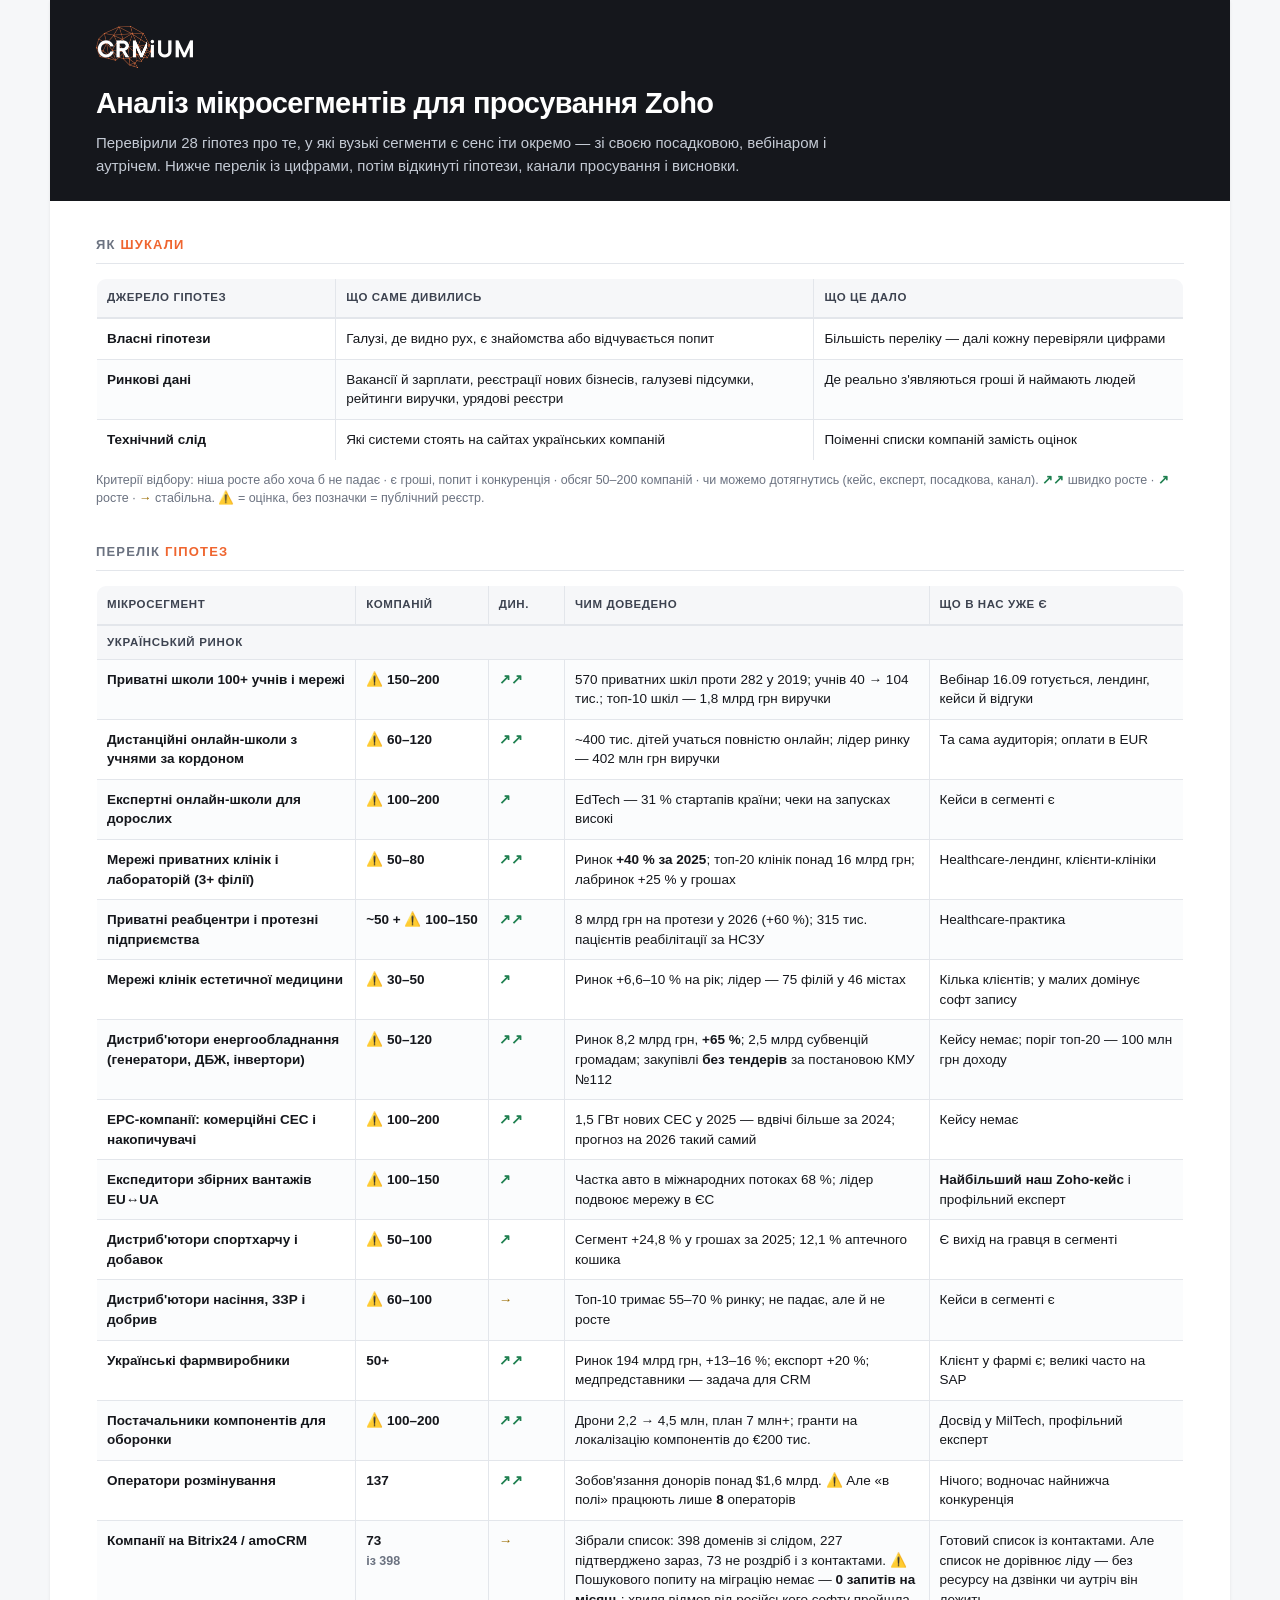
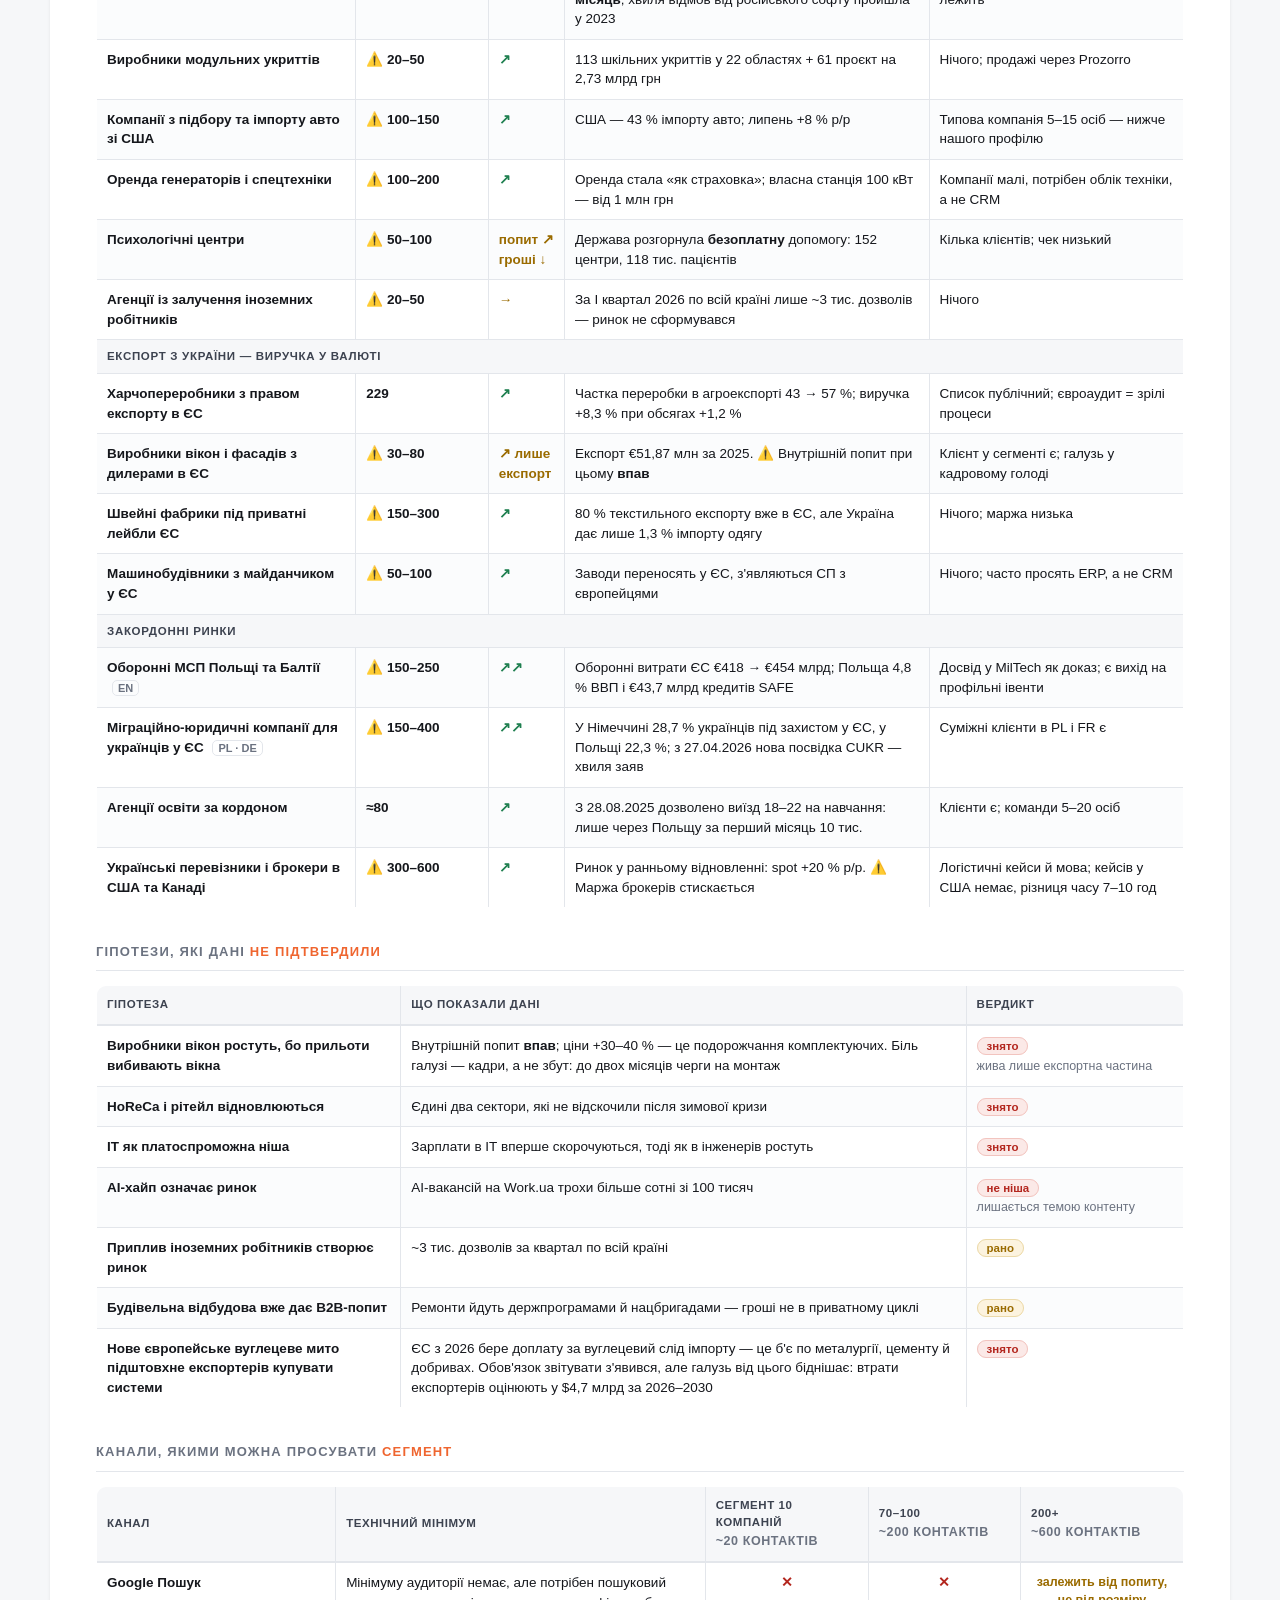
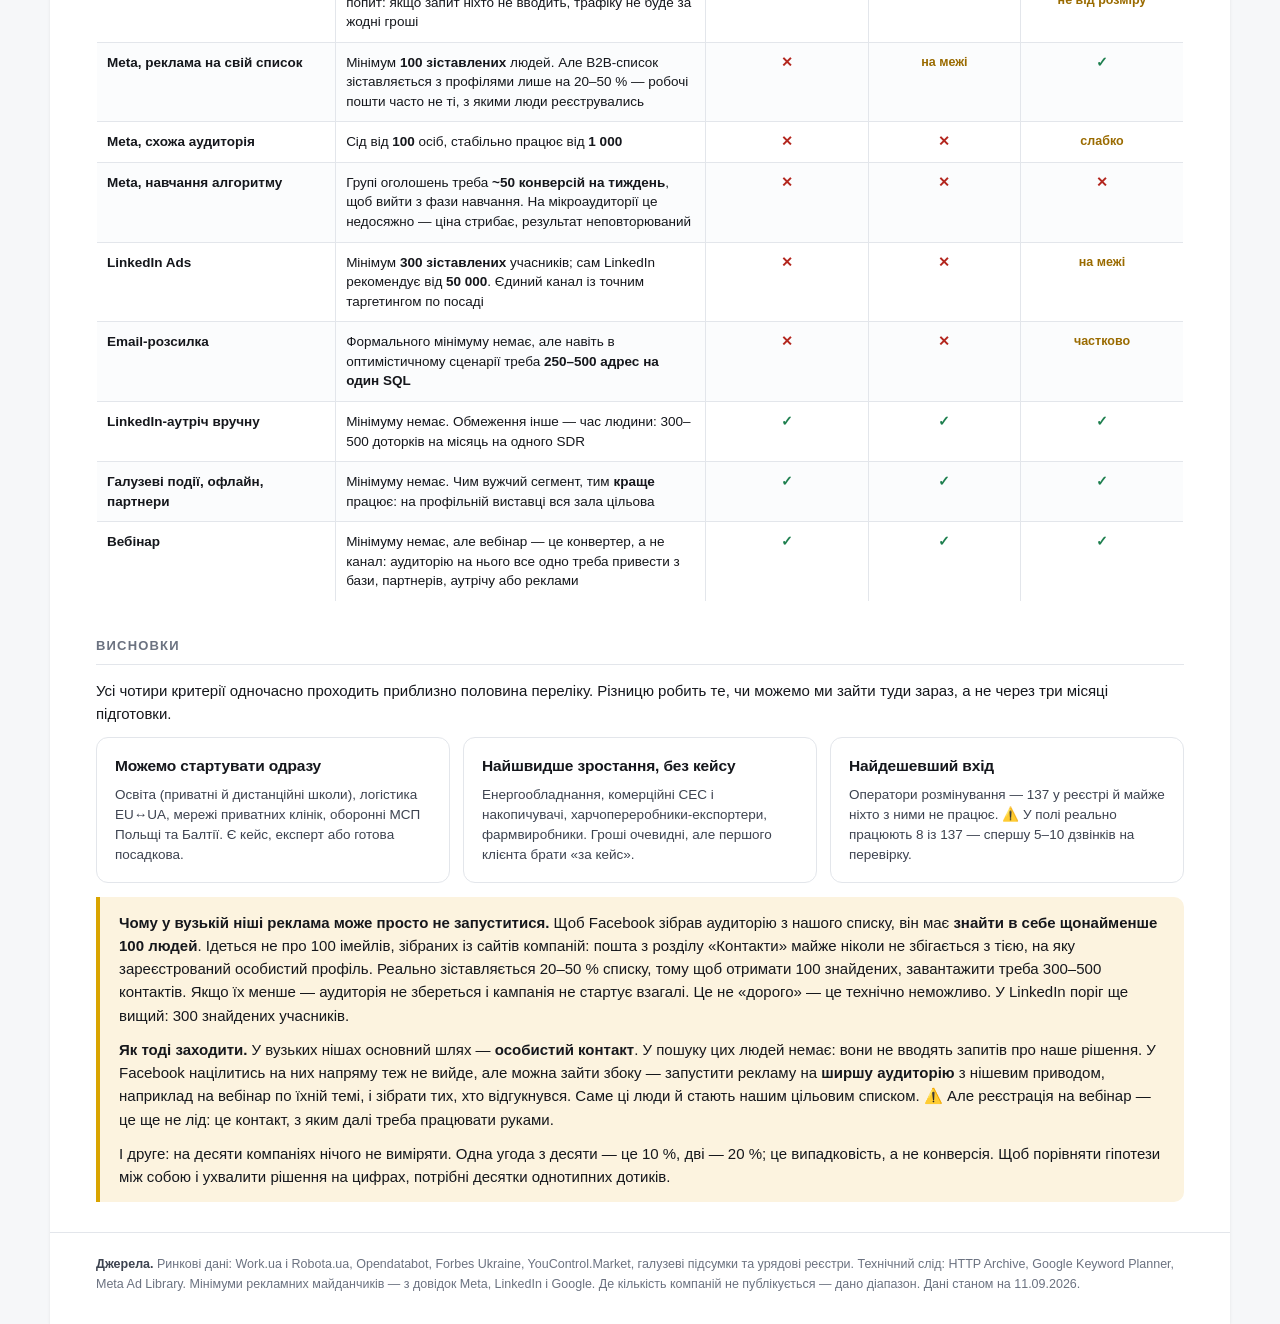
<file: niche-analysis/index.html>
<!doctype html>
<html lang="uk">
<head>
<meta charset="utf-8">
<meta name="viewport" content="width=device-width,initial-scale=1">
<title>Аналіз мікросегментів для просування Zoho — CRMiUM</title>
<style>
:root{
  --ink:#15171C; --ink-2:#3D4350; --dim:#6B7280; --line:#E3E6EB; --bg:#FFFFFF;
  --soft:#F6F7F9; --acc:#EF652F; --acc-soft:#FDEEE7;
  --ok:#1E7F4F; --ok-soft:#E8F5EE; --ok-line:#BFE2CE;
  --warn:#9A6B00; --warn-soft:#FCF3DF; --warn-line:#EBD9A8;
  --bad:#B3261E; --bad-soft:#FBE9E7; --bad-line:#F2C4BF;
}
*{box-sizing:border-box}
body{margin:0;background:var(--soft);color:var(--ink);
  font:15px/1.55 Inter,-apple-system,"Segoe UI",Roboto,Arial,sans-serif;
  -webkit-font-smoothing:antialiased}
.page{max-width:1180px;margin:0 auto;background:var(--bg);box-shadow:0 1px 3px rgba(21,23,28,.08)}
.pad{padding:0 46px}

header{background:var(--ink);color:#fff;padding:26px 46px 24px}
.logo{display:block;height:42px;width:auto;margin-bottom:18px}
h1{margin:0 0 10px;font-size:29px;line-height:1.2;font-weight:700;letter-spacing:-.02em}
.sub{font-size:15px;color:#C4CAD4;max-width:760px;margin:0;line-height:1.55}

h2{font-size:13px;letter-spacing:.09em;text-transform:uppercase;color:var(--dim);
  font-weight:700;margin:34px 0 14px;padding-bottom:8px;border-bottom:1px solid var(--line)}
h2 span{color:var(--acc)}
h3{font-size:15.5px;margin:0 0 7px;font-weight:650;letter-spacing:-.01em}
p{margin:0 0 11px}
small,.note{font-size:12.5px;color:var(--dim);line-height:1.5}
strong{font-weight:650}

.callout{background:var(--acc-soft);border-left:4px solid var(--acc);
  border-radius:0 10px 10px 0;padding:14px 19px;margin:0 0 12px}
.callout.warn{background:var(--warn-soft);border-color:#D9A400}
.callout p:last-child{margin-bottom:0}

.grid{display:grid;gap:13px}
.g3{grid-template-columns:repeat(3,1fr)}
.card{border:1px solid var(--line);border-radius:12px;padding:16px 18px;background:#fff}
.card p{font-size:13.5px;color:var(--ink-2);line-height:1.5;margin:0}
.card p b{color:var(--ink)}
.card table{border:0;margin:0}
.card table td{border-right:0}

table{width:100%;border-collapse:collapse;font-size:13.5px;margin:0 0 10px;
  border:1px solid var(--line);border-radius:10px;overflow:hidden}
th{text-align:left;font-size:11.5px;letter-spacing:.05em;text-transform:uppercase;
  color:var(--ink-2);font-weight:700;padding:10px;background:var(--soft);
  border-bottom:2px solid var(--line);border-right:1px solid var(--line)}
th:last-child{border-right:0}
td{padding:10px;border-bottom:1px solid var(--line);border-right:1px solid var(--line);
  vertical-align:top;line-height:1.45}
td:last-child{border-right:0}
tbody tr:last-child td{border-bottom:0}
tbody tr:nth-child(even):not(.head) td{background:#FBFCFD}
td.n{white-space:nowrap;font-variant-numeric:tabular-nums;font-weight:650}
td.c{text-align:center;font-weight:700}
.yes{color:var(--ok)}.no{color:var(--bad)}.mb{color:var(--warn);font-weight:650;font-size:12.5px}
.nm{font-weight:650}
.geo{font-size:11px;font-weight:700;color:var(--dim);border:1px solid var(--line);
  border-radius:5px;padding:1px 5px;margin-left:5px;white-space:nowrap}
.up{color:var(--ok);font-weight:700;white-space:nowrap}
.flat{color:var(--warn);font-weight:700;white-space:nowrap}
tr.head td{background:var(--soft);font-size:11.5px;letter-spacing:.06em;text-transform:uppercase;
  font-weight:700;color:var(--ink-2);padding:8px 10px}
.tag{font-size:11.5px;padding:2px 9px;border-radius:999px;background:var(--soft);
  border:1px solid var(--line);color:var(--ink-2);font-weight:600;white-space:nowrap}
.tag.w{background:var(--warn-soft);border-color:var(--warn-line);color:var(--warn)}
.tag.r{background:var(--bad-soft);border-color:var(--bad-line);color:var(--bad)}

ul.clean{margin:0;padding-left:0;list-style:none}
ul.num{counter-reset:n}
ul.num li{counter-increment:n;padding-left:27px;margin-bottom:10px;position:relative;line-height:1.5}
ul.num li::before{content:counter(n);color:#fff;background:var(--acc);width:19px;height:19px;
  border-radius:50%;font-size:11px;display:flex;align-items:center;justify-content:center;
  position:absolute;left:0;top:3px;font-weight:700}

footer{padding:22px 46px 30px;color:var(--dim);font-size:12.5px;line-height:1.55;
  border-top:1px solid var(--line);margin-top:30px}
footer b{color:var(--ink-2)}

@media (max-width:900px){
  .pad,header,footer{padding-left:22px;padding-right:22px}
  .g3{grid-template-columns:1fr}
  h1{font-size:23px}table{font-size:12.5px}
}
@media print{
  body{background:#fff}.page{box-shadow:none;max-width:none}
  h2{break-after:avoid}.card,.callout{break-inside:avoid}tr{break-inside:avoid}
}
</style>
</head>
<body>
<div class="page">

<header>
  <img class="logo" src="[data-uri]" alt="CRMiUM">
  <h1>Аналіз мікросегментів для просування Zoho</h1>
  <p class="sub">Перевірили 28 гіпотез про те, у які вузькі сегменти є сенс іти окремо — зі своєю
    посадковою, вебінаром і аутрічем. Нижче перелік із цифрами, потім відкинуті гіпотези,
    канали просування і висновки.</p>
</header>

<div class="pad">

<h2>Як <span>шукали</span></h2>
<table>
  <thead><tr><th style="width:22%">Джерело гіпотез</th><th style="width:44%">Що саме дивились</th><th style="width:34%">Що це дало</th></tr></thead>
  <tbody>
    <tr><td class="nm">Власні гіпотези</td>
      <td>Галузі, де видно рух, є знайомства або відчувається попит</td>
      <td>Більшість переліку — далі кожну перевіряли цифрами</td></tr>
    <tr><td class="nm">Ринкові дані</td>
      <td>Вакансії й зарплати, реєстрації нових бізнесів, галузеві підсумки, рейтинги виручки, урядові реєстри</td>
      <td>Де реально з'являються гроші й наймають людей</td></tr>
    <tr><td class="nm">Технічний слід</td>
      <td>Які системи стоять на сайтах українських компаній</td>
      <td>Поіменні списки компаній замість оцінок</td></tr>
  </tbody>
</table>
<p class="note">Критерії відбору: ніша росте або хоча б не падає · є гроші, попит і конкуренція ·
  обсяг 50–200 компаній · чи можемо дотягнутись (кейс, експерт, посадкова, канал).
  <b class="up">↗↗</b> швидко росте · <b class="up">↗</b> росте · <b class="flat">→</b> стабільна.
  ⚠️ = оцінка, без позначки = публічний реєстр.</p>

<h2>Перелік <span>гіпотез</span></h2>
<table>
  <thead><tr>
    <th style="width:25%">Мікросегмент</th><th style="width:9%">Компаній</th><th style="width:5%">Дин.</th>
    <th style="width:36%">Чим доведено</th><th style="width:25%">Що в нас уже є</th>
  </tr></thead>
  <tbody>
    <tr class="head"><td colspan="5">Український ринок</td></tr>

    <tr><td class="nm">Приватні школи 100+ учнів і мережі</td><td class="n">⚠️ 150–200</td><td class="up">↗↗</td>
      <td>570 приватних шкіл проти 282 у 2019; учнів 40 → 104 тис.; топ-10 шкіл — 1,8 млрд грн виручки</td>
      <td>Вебінар 16.09 готується, лендинг, кейси й відгуки</td></tr>

    <tr><td class="nm">Дистанційні онлайн-школи з учнями за кордоном</td><td class="n">⚠️ 60–120</td><td class="up">↗↗</td>
      <td>~400 тис. дітей учаться повністю онлайн; лідер ринку — 402 млн грн виручки</td>
      <td>Та сама аудиторія; оплати в EUR</td></tr>

    <tr><td class="nm">Експертні онлайн-школи для дорослих</td><td class="n">⚠️ 100–200</td><td class="up">↗</td>
      <td>EdTech — 31 % стартапів країни; чеки на запусках високі</td>
      <td>Кейси в сегменті є</td></tr>

    <tr><td class="nm">Мережі приватних клінік і лабораторій (3+ філії)</td><td class="n">⚠️ 50–80</td><td class="up">↗↗</td>
      <td>Ринок <b>+40 % за 2025</b>; топ-20 клінік понад 16 млрд грн; лабринок +25 % у грошах</td>
      <td>Healthcare-лендинг, клієнти-клініки</td></tr>

    <tr><td class="nm">Приватні реабцентри і протезні підприємства</td><td class="n">~50 + ⚠️ 100–150</td><td class="up">↗↗</td>
      <td>8 млрд грн на протези у 2026 (+60 %); 315 тис. пацієнтів реабілітації за НСЗУ</td>
      <td>Healthcare-практика</td></tr>

    <tr><td class="nm">Мережі клінік естетичної медицини</td><td class="n">⚠️ 30–50</td><td class="up">↗</td>
      <td>Ринок +6,6–10 % на рік; лідер — 75 філій у 46 містах</td>
      <td>Кілька клієнтів; у малих домінує софт запису</td></tr>

    <tr><td class="nm">Дистриб'ютори енергообладнання (генератори, ДБЖ, інвертори)</td><td class="n">⚠️ 50–120</td><td class="up">↗↗</td>
      <td>Ринок 8,2 млрд грн, <b>+65 %</b>; 2,5 млрд субвенцій громадам; закупівлі <b>без тендерів</b> за постановою КМУ №112</td>
      <td>Кейсу немає; поріг топ-20 — 100 млн грн доходу</td></tr>

    <tr><td class="nm">EPC-компанії: комерційні СЕС і накопичувачі</td><td class="n">⚠️ 100–200</td><td class="up">↗↗</td>
      <td>1,5 ГВт нових СЕС у 2025 — вдвічі більше за 2024; прогноз на 2026 такий самий</td>
      <td>Кейсу немає</td></tr>

    <tr><td class="nm">Експедитори збірних вантажів EU↔UA</td><td class="n">⚠️ 100–150</td><td class="up">↗</td>
      <td>Частка авто в міжнародних потоках 68 %; лідер подвоює мережу в ЄС</td>
      <td><b>Найбільший наш Zoho-кейс</b> і профільний експерт</td></tr>

    <tr><td class="nm">Дистриб'ютори спортхарчу і добавок</td><td class="n">⚠️ 50–100</td><td class="up">↗</td>
      <td>Сегмент +24,8 % у грошах за 2025; 12,1 % аптечного кошика</td>
      <td>Є вихід на гравця в сегменті</td></tr>

    <tr><td class="nm">Дистриб'ютори насіння, ЗЗР і добрив</td><td class="n">⚠️ 60–100</td><td class="flat">→</td>
      <td>Топ-10 тримає 55–70 % ринку; не падає, але й не росте</td>
      <td>Кейси в сегменті є</td></tr>

    <tr><td class="nm">Українські фармвиробники</td><td class="n">50+</td><td class="up">↗↗</td>
      <td>Ринок 194 млрд грн, +13–16 %; експорт +20 %; медпредставники — задача для CRM</td>
      <td>Клієнт у фармі є; великі часто на SAP</td></tr>

    <tr><td class="nm">Постачальники компонентів для оборонки</td><td class="n">⚠️ 100–200</td><td class="up">↗↗</td>
      <td>Дрони 2,2 → 4,5 млн, план 7 млн+; гранти на локалізацію компонентів до €200 тис.</td>
      <td>Досвід у MilTech, профільний експерт</td></tr>

    <tr><td class="nm">Оператори розмінування</td><td class="n">137</td><td class="up">↗↗</td>
      <td>Зобов'язання донорів понад $1,6 млрд. ⚠️ Але «в полі» працюють лише <b>8</b> операторів</td>
      <td>Нічого; водночас найнижча конкуренція</td></tr>

    <tr><td class="nm">Компанії на Bitrix24 / amoCRM</td><td class="n">73<br><small>із 398</small></td><td class="flat">→</td>
      <td>Зібрали список: 398 доменів зі слідом, 227 підтверджено зараз, 73 не роздріб і з контактами.
        ⚠️ Пошукового попиту на міграцію немає — <b>0 запитів на місяць</b>; хвиля відмов від російського софту пройшла у 2023</td>
      <td>Готовий список із контактами. Але список не дорівнює ліду — без ресурсу на дзвінки чи аутріч він лежить</td></tr>

    <tr><td class="nm">Виробники модульних укриттів</td><td class="n">⚠️ 20–50</td><td class="up">↗</td>
      <td>113 шкільних укриттів у 22 областях + 61 проєкт на 2,73 млрд грн</td>
      <td>Нічого; продажі через Prozorro</td></tr>

    <tr><td class="nm">Компанії з підбору та імпорту авто зі США</td><td class="n">⚠️ 100–150</td><td class="up">↗</td>
      <td>США — 43 % імпорту авто; липень +8 % р/р</td>
      <td>Типова компанія 5–15 осіб — нижче нашого профілю</td></tr>

    <tr><td class="nm">Оренда генераторів і спецтехніки</td><td class="n">⚠️ 100–200</td><td class="up">↗</td>
      <td>Оренда стала «як страховка»; власна станція 100 кВт — від 1 млн грн</td>
      <td>Компанії малі, потрібен облік техніки, а не CRM</td></tr>

    <tr><td class="nm">Психологічні центри</td><td class="n">⚠️ 50–100</td><td class="flat">попит ↗<br>гроші ↓</td>
      <td>Держава розгорнула <b>безоплатну</b> допомогу: 152 центри, 118 тис. пацієнтів</td>
      <td>Кілька клієнтів; чек низький</td></tr>

    <tr><td class="nm">Агенції із залучення іноземних робітників</td><td class="n">⚠️ 20–50</td><td class="flat">→</td>
      <td>За I квартал 2026 по всій країні лише ~3 тис. дозволів — ринок не сформувався</td>
      <td>Нічого</td></tr>

    <tr class="head"><td colspan="5">Експорт з України — виручка у валюті</td></tr>

    <tr><td class="nm">Харчопереробники з правом експорту в ЄС</td><td class="n">229</td><td class="up">↗</td>
      <td>Частка переробки в агроекспорті 43 → 57 %; виручка +8,3 % при обсягах +1,2 %</td>
      <td>Список публічний; євроаудит = зрілі процеси</td></tr>

    <tr><td class="nm">Виробники вікон і фасадів з дилерами в ЄС</td><td class="n">⚠️ 30–80</td><td class="flat">↗ лише<br>експорт</td>
      <td>Експорт €51,87 млн за 2025. ⚠️ Внутрішній попит при цьому <b>впав</b></td>
      <td>Клієнт у сегменті є; галузь у кадровому голоді</td></tr>

    <tr><td class="nm">Швейні фабрики під приватні лейбли ЄС</td><td class="n">⚠️ 150–300</td><td class="up">↗</td>
      <td>80 % текстильного експорту вже в ЄС, але Україна дає лише 1,3 % імпорту одягу</td>
      <td>Нічого; маржа низька</td></tr>

    <tr><td class="nm">Машинобудівники з майданчиком у ЄС</td><td class="n">⚠️ 50–100</td><td class="up">↗</td>
      <td>Заводи переносять у ЄС, з'являються СП з європейцями</td>
      <td>Нічого; часто просять ERP, а не CRM</td></tr>

    <tr class="head"><td colspan="5">Закордонні ринки</td></tr>

    <tr><td class="nm">Оборонні МСП Польщі та Балтії <span class="geo">EN</span></td><td class="n">⚠️ 150–250</td><td class="up">↗↗</td>
      <td>Оборонні витрати ЄС €418 → €454 млрд; Польща 4,8 % ВВП і €43,7 млрд кредитів SAFE</td>
      <td>Досвід у MilTech як доказ; є вихід на профільні івенти</td></tr>

    <tr><td class="nm">Міграційно-юридичні компанії для українців у ЄС <span class="geo">PL · DE</span></td><td class="n">⚠️ 150–400</td><td class="up">↗↗</td>
      <td>У Німеччині 28,7 % українців під захистом у ЄС, у Польщі 22,3 %; з 27.04.2026 нова посвідка CUKR — хвиля заяв</td>
      <td>Суміжні клієнти в PL і FR є</td></tr>

    <tr><td class="nm">Агенції освіти за кордоном</td><td class="n">≈80</td><td class="up">↗</td>
      <td>З 28.08.2025 дозволено виїзд 18–22 на навчання: лише через Польщу за перший місяць 10 тис.</td>
      <td>Клієнти є; команди 5–20 осіб</td></tr>

    <tr><td class="nm">Українські перевізники і брокери в США та Канаді</td><td class="n">⚠️ 300–600</td><td class="up">↗</td>
      <td>Ринок у ранньому відновленні: spot +20 % р/р. ⚠️ Маржа брокерів стискається</td>
      <td>Логістичні кейси й мова; кейсів у США немає, різниця часу 7–10 год</td></tr>
  </tbody>
</table>

<h2>Гіпотези, які дані <span>не підтвердили</span></h2>
<table>
  <thead><tr><th style="width:28%">Гіпотеза</th><th style="width:52%">Що показали дані</th><th style="width:20%">Вердикт</th></tr></thead>
  <tbody>
    <tr><td class="nm">Виробники вікон ростуть, бо прильоти вибивають вікна</td>
      <td>Внутрішній попит <b>впав</b>; ціни +30–40 % — це подорожчання комплектуючих. Біль галузі — кадри, а не збут: до двох місяців черги на монтаж</td>
      <td><span class="tag r">знято</span><br><small>жива лише експортна частина</small></td></tr>
    <tr><td class="nm">HoReCa і рітейл відновлюються</td>
      <td>Єдині два сектори, які не відскочили після зимової кризи</td>
      <td><span class="tag r">знято</span></td></tr>
    <tr><td class="nm">ІТ як платоспроможна ніша</td>
      <td>Зарплати в ІТ вперше скорочуються, тоді як в інженерів ростуть</td>
      <td><span class="tag r">знято</span></td></tr>
    <tr><td class="nm">AI-хайп означає ринок</td>
      <td>AI-вакансій на Work.ua трохи більше сотні зі 100 тисяч</td>
      <td><span class="tag r">не ніша</span><br><small>лишається темою контенту</small></td></tr>
    <tr><td class="nm">Приплив іноземних робітників створює ринок</td>
      <td>~3 тис. дозволів за квартал по всій країні</td>
      <td><span class="tag w">рано</span></td></tr>
    <tr><td class="nm">Будівельна відбудова вже дає B2B-попит</td>
      <td>Ремонти йдуть держпрограмами й нацбригадами — гроші не в приватному циклі</td>
      <td><span class="tag w">рано</span></td></tr>
    <tr><td class="nm">Нове європейське вуглецеве мито підштовхне експортерів купувати системи</td>
      <td>ЄС з 2026 бере доплату за вуглецевий слід імпорту — це б'є по металургії, цементу й добривах. Обов'язок звітувати з'явився, але галузь від цього біднішає: втрати експортерів оцінюють у $4,7 млрд за 2026–2030</td>
      <td><span class="tag r">знято</span></td></tr>
  </tbody>
</table>

<h2>Канали, якими можна просувати <span>сегмент</span></h2>
<table>
  <thead><tr>
    <th style="width:22%">Канал</th><th style="width:34%">Технічний мінімум</th>
    <th style="width:15%">Сегмент 10 компаній<br><small>~20 контактів</small></th>
    <th style="width:14%">70–100<br><small>~200 контактів</small></th>
    <th style="width:15%">200+<br><small>~600 контактів</small></th>
  </tr></thead>
  <tbody>
    <tr><td class="nm">Google Пошук</td>
      <td>Мінімуму аудиторії немає, але потрібен пошуковий попит: якщо запит ніхто не вводить, трафіку не буде за жодні гроші</td>
      <td class="c no">✕</td><td class="c no">✕</td><td class="c mb">залежить від попиту, не від розміру</td></tr>
    <tr><td class="nm">Meta, реклама на свій список</td>
      <td>Мінімум <b>100 зіставлених</b> людей. Але B2B-список зіставляється з профілями лише на 20–50 % — робочі пошти часто не ті, з якими люди реєструвались</td>
      <td class="c no">✕</td><td class="c mb">на межі</td><td class="c yes">✓</td></tr>
    <tr><td class="nm">Meta, схожа аудиторія</td>
      <td>Сід від <b>100</b> осіб, стабільно працює від <b>1 000</b></td>
      <td class="c no">✕</td><td class="c no">✕</td><td class="c mb">слабко</td></tr>
    <tr><td class="nm">Meta, навчання алгоритму</td>
      <td>Групі оголошень треба <b>~50 конверсій на тиждень</b>, щоб вийти з фази навчання. На мікроаудиторії це недосяжно — ціна стрибає, результат неповторюваний</td>
      <td class="c no">✕</td><td class="c no">✕</td><td class="c no">✕</td></tr>
    <tr><td class="nm">LinkedIn Ads</td>
      <td>Мінімум <b>300 зіставлених</b> учасників; сам LinkedIn рекомендує від <b>50 000</b>. Єдиний канал із точним таргетингом по посаді</td>
      <td class="c no">✕</td><td class="c no">✕</td><td class="c mb">на межі</td></tr>
    <tr><td class="nm">Email-розсилка</td>
      <td>Формального мінімуму немає, але навіть в оптимістичному сценарії треба <b>250–500 адрес на один SQL</b></td>
      <td class="c no">✕</td><td class="c no">✕</td><td class="c mb">частково</td></tr>
    <tr><td class="nm">LinkedIn-аутріч вручну</td>
      <td>Мінімуму немає. Обмеження інше — час людини: 300–500 доторків на місяць на одного SDR</td>
      <td class="c yes">✓</td><td class="c yes">✓</td><td class="c yes">✓</td></tr>
    <tr><td class="nm">Галузеві події, офлайн, партнери</td>
      <td>Мінімуму немає. Чим вужчий сегмент, тим <b>краще</b> працює: на профільній виставці вся зала цільова</td>
      <td class="c yes">✓</td><td class="c yes">✓</td><td class="c yes">✓</td></tr>
    <tr><td class="nm">Вебінар</td>
      <td>Мінімуму немає, але вебінар — це конвертер, а не канал: аудиторію на нього все одно треба привести з бази, партнерів, аутрічу або реклами</td>
      <td class="c yes">✓</td><td class="c yes">✓</td><td class="c yes">✓</td></tr>
  </tbody>
</table>

<h2>Висновки</h2>

<p>Усі чотири критерії одночасно проходить приблизно половина переліку. Різницю робить те,
  чи можемо ми зайти туди зараз, а не через три місяці підготовки.</p>

<div class="grid g3">
  <div class="card"><h3>Можемо стартувати одразу</h3>
    <p>Освіта (приватні й дистанційні школи), логістика EU↔UA, мережі приватних клінік,
      оборонні МСП Польщі та Балтії. Є кейс, експерт або готова посадкова.</p></div>
  <div class="card"><h3>Найшвидше зростання, без кейсу</h3>
    <p>Енергообладнання, комерційні СЕС і накопичувачі, харчопереробники-експортери, фармвиробники.
      Гроші очевидні, але першого клієнта брати «за кейс».</p></div>
  <div class="card"><h3>Найдешевший вхід</h3>
    <p>Оператори розмінування — 137 у реєстрі й майже ніхто з ними не працює. ⚠️ У полі реально
      працюють 8 із 137 — спершу 5–10 дзвінків на перевірку.</p></div>
</div>

<div class="callout warn" style="margin-top:14px">
  <p><strong>Чому у вузькій ніші реклама може просто не запуститися.</strong>
    Щоб Facebook зібрав аудиторію з нашого списку, він має <b>знайти в себе щонайменше 100 людей</b>.
    Ідеться не про 100 імейлів, зібраних із сайтів компаній: пошта з розділу «Контакти» майже ніколи
    не збігається з тією, на яку зареєстрований особистий профіль. Реально зіставляється 20–50 % списку,
    тому щоб отримати 100 знайдених, завантажити треба 300–500 контактів. Якщо їх менше — аудиторія
    не збереться і кампанія не стартує взагалі. Це не «дорого» — це технічно неможливо.
    У LinkedIn поріг ще вищий: 300 знайдених учасників.</p>
  <p><strong>Як тоді заходити.</strong> У вузьких нішах основний шлях — <b>особистий контакт</b>.
    У пошуку цих людей немає: вони не вводять запитів про наше рішення. У Facebook націлитись на них
    напряму теж не вийде, але можна зайти збоку — запустити рекламу на <b>ширшу аудиторію</b>
    з нішевим приводом, наприклад на вебінар по їхній темі, і зібрати тих, хто відгукнувся.
    Саме ці люди й стають нашим цільовим списком. ⚠️ Але реєстрація на вебінар — це ще не лід:
    це контакт, з яким далі треба працювати руками.</p>
  <p>І друге: на десяти компаніях нічого не виміряти. Одна угода з десяти — це 10 %, дві — 20 %;
    це випадковість, а не конверсія. Щоб порівняти гіпотези між собою і ухвалити рішення на цифрах,
    потрібні десятки однотипних дотиків.</p>
</div>

</div>

<footer>
  <b>Джерела.</b> Ринкові дані: Work.ua і Robota.ua, Opendatabot, Forbes Ukraine, YouControl.Market,
  галузеві підсумки та урядові реєстри. Технічний слід: HTTP Archive, Google Keyword Planner, Meta Ad Library.
  Мінімуми рекламних майданчиків — з довідок Meta, LinkedIn і Google. Де кількість компаній не публікується — дано діапазон. Дані станом на 11.09.2026.
</footer>

</div>
</body>
</html>
</file>
